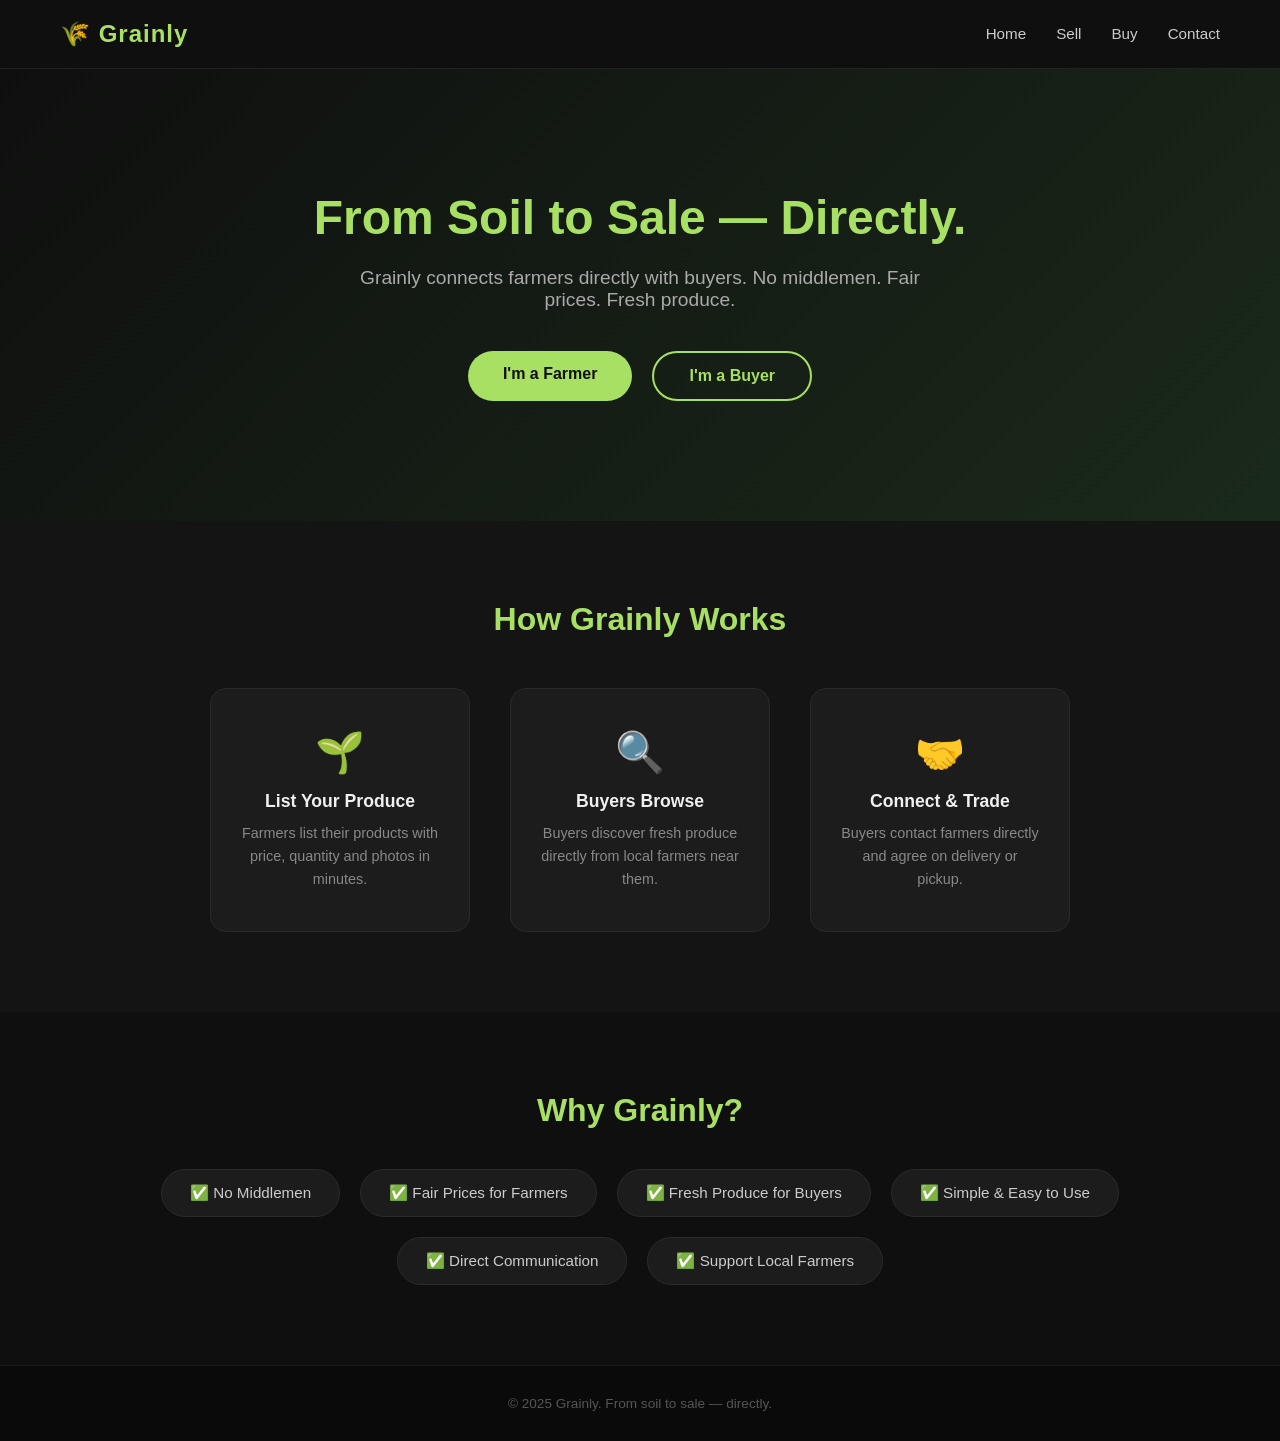
<file: index.html>
<!DOCTYPE html>
<html lang="en">
<head>
  <meta charset="UTF-8" />
  <meta name="viewport" content="width=device-width, initial-scale=1.0"/>
  <title>Grainly</title>
  <link rel="stylesheet" href="style.css" />
</head>
<body>

  <!-- NAVBAR -->
  <nav>
    <div class="logo">🌾 Grainly</div>
    <ul>
      <li><a href="index.html">Home</a></li>
      <li><a href="farmer.html">Sell</a></li>
      <li><a href="buyer.html">Buy</a></li>
      <li><a href="contact.html">Contact</a></li>
    </ul>
  </nav>

  <!-- HERO SECTION -->
  <section class="hero">
    <h1>From Soil to Sale — Directly.</h1>
    <p>Grainly connects farmers directly with buyers. No middlemen. Fair prices. Fresh produce.</p>
    <div class="hero-buttons">
      <a href="farmer.html" class="btn-primary">I'm a Farmer</a>
      <a href="buyer.html" class="btn-secondary">I'm a Buyer</a>
    </div>
  </section>

  <!-- HOW IT WORKS -->
  <section class="how-it-works">
    <h2>How Grainly Works</h2>
    <div class="steps">
      <div class="step">
        <span>🌱</span>
        <h3>List Your Produce</h3>
        <p>Farmers list their products with price, quantity and photos in minutes.</p>
      </div>
      <div class="step">
        <span>🔍</span>
        <h3>Buyers Browse</h3>
        <p>Buyers discover fresh produce directly from local farmers near them.</p>
      </div>
      <div class="step">
        <span>🤝</span>
        <h3>Connect & Trade</h3>
        <p>Buyers contact farmers directly and agree on delivery or pickup.</p>
      </div>
    </div>
  </section>

  <!-- WHY GRAINLY -->
  <section class="why-grainly">
    <h2>Why Grainly?</h2>
    <div class="reasons">
      <div class="reason">✅ No Middlemen</div>
      <div class="reason">✅ Fair Prices for Farmers</div>
      <div class="reason">✅ Fresh Produce for Buyers</div>
      <div class="reason">✅ Simple & Easy to Use</div>
      <div class="reason">✅ Direct Communication</div>
      <div class="reason">✅ Support Local Farmers</div>
    </div>
  </section>

  <!-- FOOTER -->
  <footer>
    <p>© 2025 Grainly. From soil to sale — directly.</p>
  </footer>

</body>
</html>
</file>
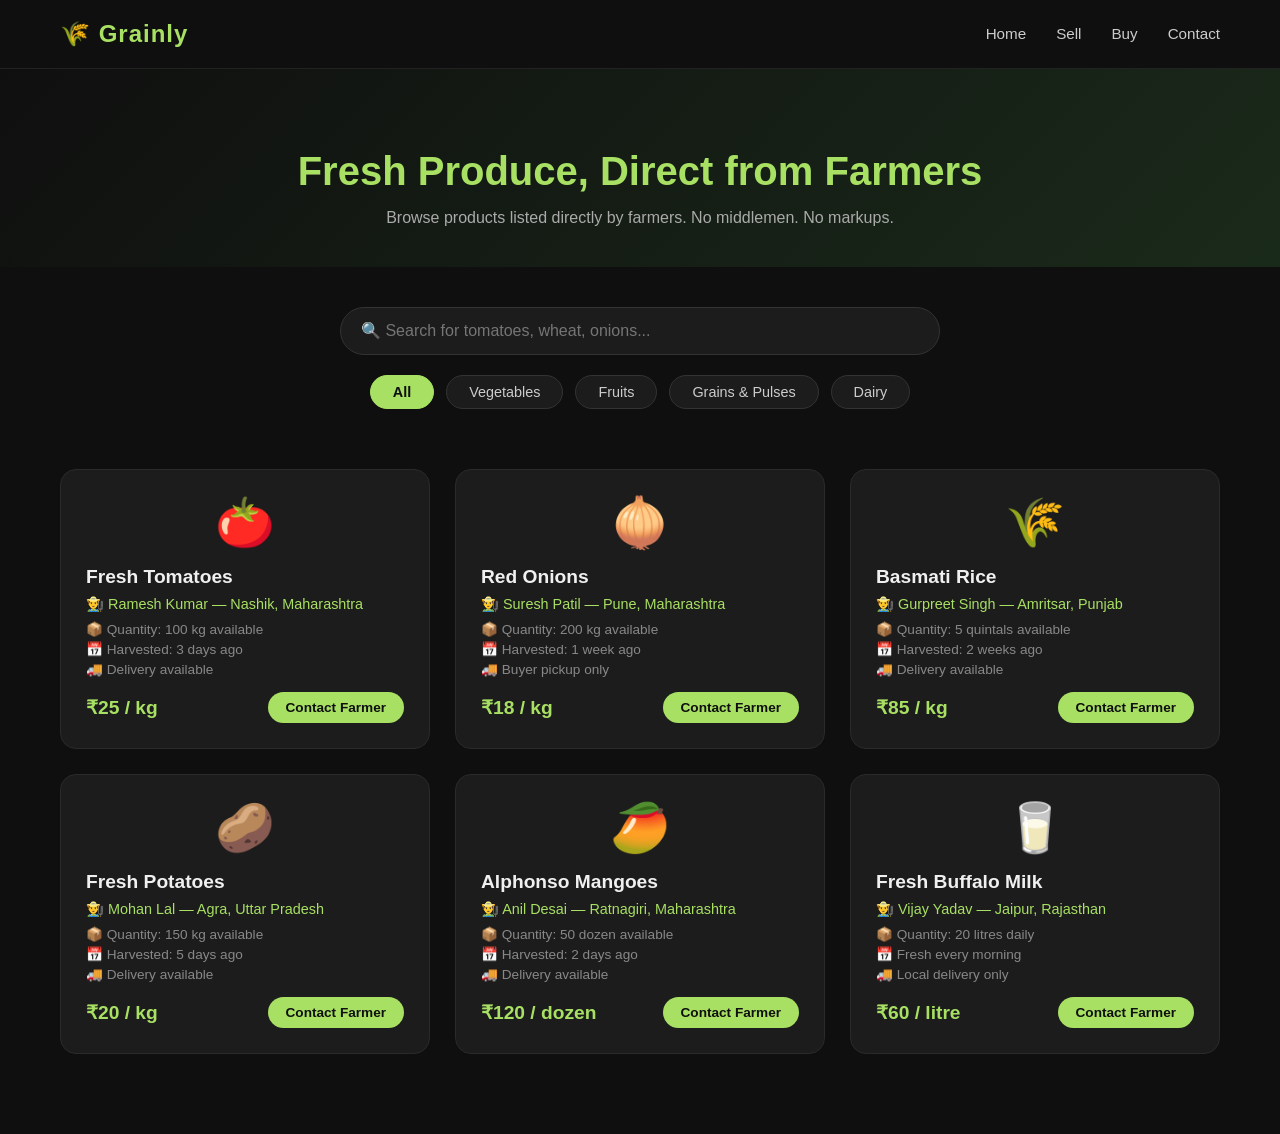
<file: buyer.html>
<!DOCTYPE html>
<html lang="en">
<head>
  <meta charset="UTF-8" />
  <meta name="viewport" content="width=device-width, initial-scale=1.0"/>
  <title>Buy on Grainly</title>
  <link rel="stylesheet" href="style.css" />
</head>
<body>

  <!-- NAVBAR -->
  <nav>
    <div class="logo">🌾 Grainly</div>
    <ul>
      <li><a href="index.html">Home</a></li>
      <li><a href="farmer.html">Sell</a></li>
      <li><a href="buyer.html">Buy</a></li>
      <li><a href="contact.html">Contact</a></li>
    </ul>
  </nav>

  <!-- HERO -->
  <section class="page-hero">
    <h1>Fresh Produce, Direct from Farmers</h1>
    <p>Browse products listed directly by farmers. No middlemen. No markups.</p>
  </section>

  <!-- SEARCH & FILTER -->
  <section class="filter-section">
    <input type="text" class="search-bar" placeholder="🔍 Search for tomatoes, wheat, onions..." />
    <div class="filter-buttons">
      <button class="filter-btn active">All</button>
      <button class="filter-btn">Vegetables</button>
      <button class="filter-btn">Fruits</button>
      <button class="filter-btn">Grains & Pulses</button>
      <button class="filter-btn">Dairy</button>
    </div>
  </section>

  <!-- PRODUCT LISTINGS -->
  <section class="products-section">

    <div class="product-card">
      <div class="product-emoji">🍅</div>
      <div class="product-info">
        <h3>Fresh Tomatoes</h3>
        <p class="farmer-name">👨‍🌾 Ramesh Kumar — Nashik, Maharashtra</p>
        <p class="product-detail">📦 Quantity: 100 kg available</p>
        <p class="product-detail">📅 Harvested: 3 days ago</p>
        <p class="product-detail">🚚 Delivery available</p>
        <div class="product-footer">
          <span class="price">₹25 / kg</span>
          <a href="contact.html" class="contact-btn">Contact Farmer</a>
        </div>
      </div>
    </div>

    <div class="product-card">
      <div class="product-emoji">🧅</div>
      <div class="product-info">
        <h3>Red Onions</h3>
        <p class="farmer-name">👨‍🌾 Suresh Patil — Pune, Maharashtra</p>
        <p class="product-detail">📦 Quantity: 200 kg available</p>
        <p class="product-detail">📅 Harvested: 1 week ago</p>
        <p class="product-detail">🚚 Buyer pickup only</p>
        <div class="product-footer">
          <span class="price">₹18 / kg</span>
          <a href="contact.html" class="contact-btn">Contact Farmer</a>
        </div>
      </div>
    </div>

    <div class="product-card">
      <div class="product-emoji">🌾</div>
      <div class="product-info">
        <h3>Basmati Rice</h3>
        <p class="farmer-name">👨‍🌾 Gurpreet Singh — Amritsar, Punjab</p>
        <p class="product-detail">📦 Quantity: 5 quintals available</p>
        <p class="product-detail">📅 Harvested: 2 weeks ago</p>
        <p class="product-detail">🚚 Delivery available</p>
        <div class="product-footer">
          <span class="price">₹85 / kg</span>
          <a href="contact.html" class="contact-btn">Contact Farmer</a>
        </div>
      </div>
    </div>

    <div class="product-card">
      <div class="product-emoji">🥔</div>
      <div class="product-info">
        <h3>Fresh Potatoes</h3>
        <p class="farmer-name">👨‍🌾 Mohan Lal — Agra, Uttar Pradesh</p>
        <p class="product-detail">📦 Quantity: 150 kg available</p>
        <p class="product-detail">📅 Harvested: 5 days ago</p>
        <p class="product-detail">🚚 Delivery available</p>
        <div class="product-footer">
          <span class="price">₹20 / kg</span>
          <a href="contact.html" class="contact-btn">Contact Farmer</a>
        </div>
      </div>
    </div>

    <div class="product-card">
      <div class="product-emoji">🥭</div>
      <div class="product-info">
        <h3>Alphonso Mangoes</h3>
        <p class="farmer-name">👨‍🌾 Anil Desai — Ratnagiri, Maharashtra</p>
        <p class="product-detail">📦 Quantity: 50 dozen available</p>
        <p class="product-detail">📅 Harvested: 2 days ago</p>
        <p class="product-detail">🚚 Delivery available</p>
        <div class="product-footer">
          <span class="price">₹120 / dozen</span>
          <a href="contact.html" class="contact-btn">Contact Farmer</a>
        </div>
      </div>
    </div>

    <div class="product-card">
      <div class="product-emoji">🥛</div>
      <div class="product-info">
        <h3>Fresh Buffalo Milk</h3>
        <p class="farmer-name">👨‍🌾 Vijay Yadav — Jaipur, Rajasthan</p>
        <p class="product-detail">📦 Quantity: 20 litres daily</p>
        <p class="product-detail">📅 Fresh every morning</p>
        <p class="product-detail">🚚 Local delivery only</p>
        <div class="product-footer">
          <span class="price">₹60 / litre</span>
          <a href="contact.html" class="contact-btn">Contact Farmer</a>
        </div>
      </div>
    </div>

  </section>

  <script>
    // Load farmer listings from localStorage
    function loadListings() {
      const listings = JSON.parse(localStorage.getItem('grainly_listings') || '[]');
      const section = document.querySelector('.products-section');

      if (listings.length === 0) return; // keep sample cards if no listings yet

      // Add farmer submitted cards at the top
      listings.reverse().forEach(listing => {
        const card = document.createElement('div');
        card.className = 'product-card new-listing';
        card.innerHTML = `
          <div class="product-emoji">${listing.emoji}</div>
          <div class="product-info">
            <h3>${listing.product} <span class="new-badge">🆕 New</span></h3>
            <p class="farmer-name">👨‍🌾 ${listing.name} — ${listing.location}</p>
            <p class="product-detail">📦 Quantity: ${listing.quantity}</p>
            <p class="product-detail">💰 Price: ${listing.price}</p>
            <p class="product-detail">🗂️ Category: ${listing.category}</p>
            <p class="product-detail">🚚 ${listing.delivery}</p>
            ${listing.description ? `<p class="product-detail">📝 ${listing.description}</p>` : ''}
            <div class="product-footer">
              <span class="price">${listing.price}</span>
              <a href="contact.html" class="contact-btn">Contact Farmer</a>
            </div>
          </div>
        `;
        section.insertBefore(card, section.firstChild);
      });
    }

    // Search functionality
    document.querySelector('.search-bar').addEventListener('input', function() {
      const query = this.value.toLowerCase();
      document.querySelectorAll('.product-card').forEach(card => {
        const title = card.querySelector('h3').textContent.toLowerCase();
        card.style.display = title.includes(query) ? 'flex' : 'none';
      });
    });

    // Filter buttons
    document.querySelectorAll('.filter-btn').forEach(btn => {
      btn.addEventListener('click', function() {
        document.querySelectorAll('.filter-btn').forEach(b => b.classList.remove('active'));
        this.classList.add('active');
        const filter = this.textContent.trim();
        document.querySelectorAll('.product-card').forEach(card => {
          if (filter === 'All') {
            card.style.display = 'flex';
          } else {
            const category = card.querySelector('.product-detail') ? 
              card.innerHTML.toLowerCase() : '';
            card.style.display = card.innerHTML.toLowerCase().includes(filter.toLowerCase()) ? 'flex' : 'none';
          }
        });
      });
    });

    // Run on page load
    loadListings();
  </script>

</body>
</html>
</file>
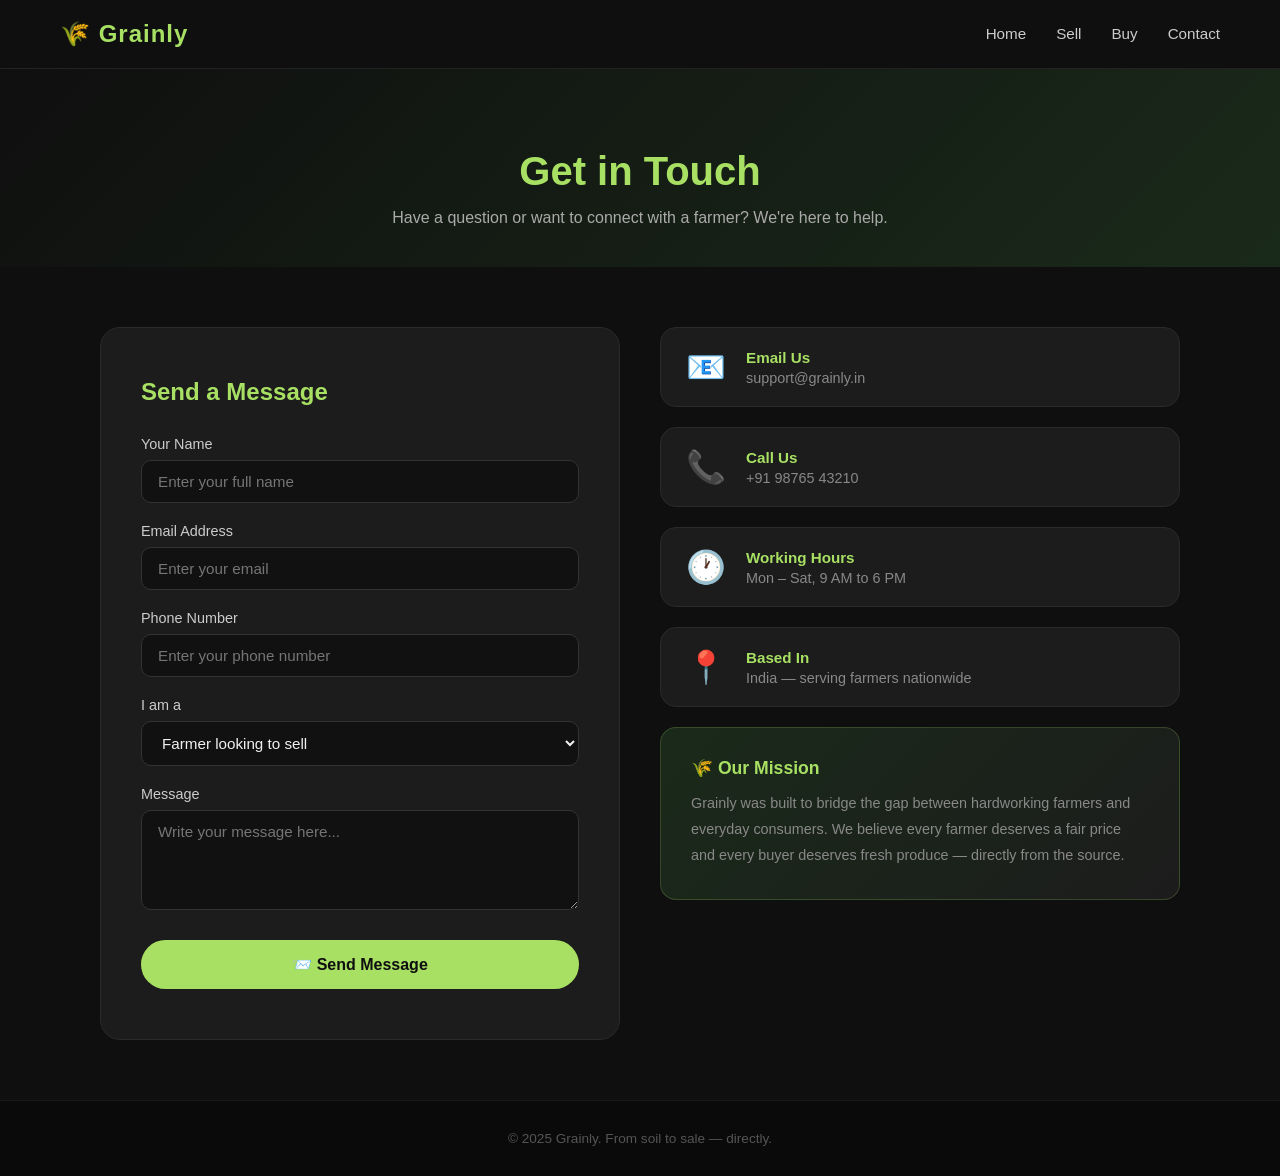
<file: contact.html>
<!DOCTYPE html>
<html lang="en">
<head>
  <meta charset="UTF-8" />
  <meta name="viewport" content="width=device-width, initial-scale=1.0"/>
  <title>Contact — Grainly</title>
  <link rel="stylesheet" href="style.css" />
</head>
<body>

  <!-- NAVBAR -->
  <nav>
    <div class="logo">🌾 Grainly</div>
    <ul>
      <li><a href="index.html">Home</a></li>
      <li><a href="farmer.html">Sell</a></li>
      <li><a href="buyer.html">Buy</a></li>
      <li><a href="contact.html">Contact</a></li>
    </ul>
  </nav>

  <!-- HERO -->
  <section class="page-hero">
    <h1>Get in Touch</h1>
    <p>Have a question or want to connect with a farmer? We're here to help.</p>
  </section>

  <!-- CONTACT SECTION -->
  <section class="contact-section">

    <!-- CONTACT FORM -->
    <div class="form-card">
      <h2>Send a Message</h2>

      <div class="form-group">
        <label>Your Name</label>
        <input type="text" placeholder="Enter your full name" />
      </div>

      <div class="form-group">
        <label>Email Address</label>
        <input type="email" placeholder="Enter your email" />
      </div>

      <div class="form-group">
        <label>Phone Number</label>
        <input type="text" placeholder="Enter your phone number" />
      </div>

      <div class="form-group">
        <label>I am a</label>
        <select>
          <option>Farmer looking to sell</option>
          <option>Buyer looking to purchase</option>
          <option>Just have a question</option>
        </select>
      </div>

      <div class="form-group">
        <label>Message</label>
        <textarea placeholder="Write your message here..."></textarea>
      </div>

      <button class="submit-btn">📨 Send Message</button>
    </div>

    <!-- CONTACT INFO -->
    <div class="contact-info">

      <div class="info-card">
        <span>📧</span>
        <div>
          <h3>Email Us</h3>
          <p>support@grainly.in</p>
        </div>
      </div>

      <div class="info-card">
        <span>📞</span>
        <div>
          <h3>Call Us</h3>
          <p>+91 98765 43210</p>
        </div>
      </div>

      <div class="info-card">
        <span>🕐</span>
        <div>
          <h3>Working Hours</h3>
          <p>Mon – Sat, 9 AM to 6 PM</p>
        </div>
      </div>

      <div class="info-card">
        <span>📍</span>
        <div>
          <h3>Based In</h3>
          <p>India — serving farmers nationwide</p>
        </div>
      </div>

      <div class="mission-box">
        <h3>🌾 Our Mission</h3>
        <p>Grainly was built to bridge the gap between hardworking farmers and everyday consumers. We believe every farmer deserves a fair price and every buyer deserves fresh produce — directly from the source.</p>
      </div>

    </div>

  </section>

  <!-- FOOTER -->
  <footer>
    <p>© 2025 Grainly. From soil to sale — directly.</p>
  </footer>

</body>
</html>
</file>
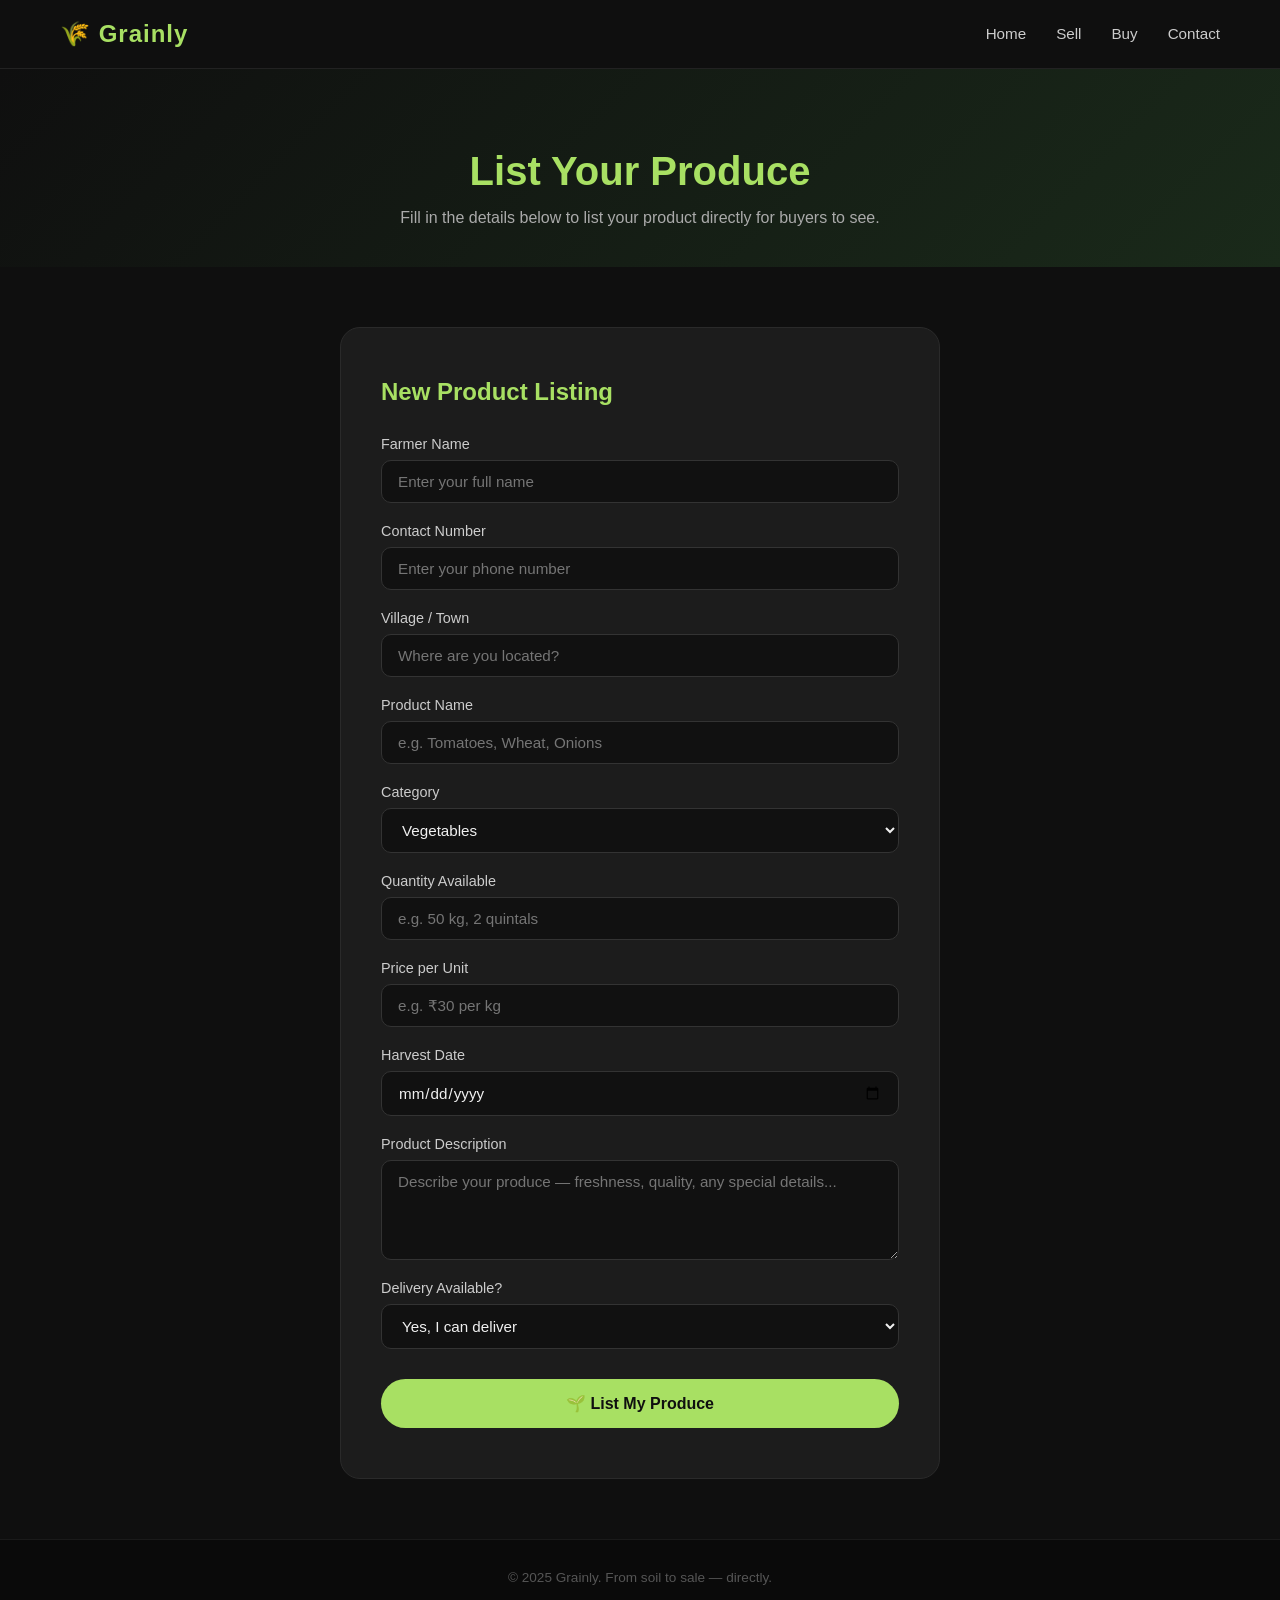
<file: farmer.html>
<!DOCTYPE html>
<html lang="en">
<head>
  <meta charset="UTF-8" />
  <meta name="viewport" content="width=device-width, initial-scale=1.0"/>
  <title>Sell on Grainly</title>
  <link rel="stylesheet" href="style.css" />
</head>
<body>

  <!-- NAVBAR -->
  <nav>
    <div class="logo">🌾 Grainly</div>
    <ul>
      <li><a href="index.html">Home</a></li>
      <li><a href="farmer.html">Sell</a></li>
      <li><a href="buyer.html">Buy</a></li>
      <li><a href="contact.html">Contact</a></li>
    </ul>
  </nav>

  <!-- HERO -->
  <section class="page-hero">
    <h1>List Your Produce</h1>
    <p>Fill in the details below to list your product directly for buyers to see.</p>
  </section>

  <!-- LISTING FORM -->
  <section class="form-section">
    <div class="form-card">
      <h2>New Product Listing</h2>

      <div class="form-group">
        <label>Farmer Name</label>
        <input type="text" placeholder="Enter your full name" />
      </div>

      <div class="form-group">
        <label>Contact Number</label>
        <input type="text" placeholder="Enter your phone number" />
      </div>

      <div class="form-group">
        <label>Village / Town</label>
        <input type="text" placeholder="Where are you located?" />
      </div>

      <div class="form-group">
        <label>Product Name</label>
        <input type="text" placeholder="e.g. Tomatoes, Wheat, Onions" />
      </div>

      <div class="form-group">
        <label>Category</label>
        <select>
          <option>Vegetables</option>
          <option>Fruits</option>
          <option>Grains & Pulses</option>
          <option>Dairy Products</option>
          <option>Other</option>
        </select>
      </div>

      <div class="form-group">
        <label>Quantity Available</label>
        <input type="text" placeholder="e.g. 50 kg, 2 quintals" />
      </div>

      <div class="form-group">
        <label>Price per Unit</label>
        <input type="text" placeholder="e.g. ₹30 per kg" />
      </div>

      <div class="form-group">
        <label>Harvest Date</label>
        <input type="date" />
      </div>

      <div class="form-group">
        <label>Product Description</label>
        <textarea placeholder="Describe your produce — freshness, quality, any special details..."></textarea>
      </div>

      <div class="form-group">
        <label>Delivery Available?</label>
        <select>
          <option>Yes, I can deliver</option>
          <option>No, buyer must pick up</option>
          <option>Can discuss</option>
        </select>
      </div>

<button class="submit-btn" onclick="listProduce()">🌱 List My Produce</button>
    </div>
  </section>

  <footer>
    <p>© 2025 Grainly. From soil to sale — directly.</p>
  </footer>

  <script>
    function listProduce() {
      // Get all values
      const name = document.querySelectorAll('input')[0].value.trim();
      const contact = document.querySelectorAll('input')[1].value.trim();
      const location = document.querySelectorAll('input')[2].value.trim();
      const product = document.querySelectorAll('input')[3].value.trim();
      const category = document.querySelectorAll('select')[0].value;
      const quantity = document.querySelectorAll('input')[4].value.trim();
      const price = document.querySelectorAll('input')[5].value.trim();
      const date = document.querySelectorAll('input')[6].value.trim();
      const description = document.querySelector('textarea').value.trim();
      const delivery = document.querySelectorAll('select')[1].value;

      // Validation
      if (!name || !contact || !location || !product || !quantity || !price) {
        alert('⚠️ Please fill in all required fields before listing!');
        return;
      }

      // Build listing object
      const listing = {
        name, contact, location, product,
        category, quantity, price, date,
        description, delivery,
        emoji: getCategoryEmoji(category),
        id: Date.now()
      };

      // Save to localStorage
      const existing = JSON.parse(localStorage.getItem('grainly_listings') || '[]');
      existing.push(listing);
      localStorage.setItem('grainly_listings', JSON.stringify(existing));

      // Success message
      alert('✅ Your produce has been listed successfully on Grainly! Buyers can now see it.');

      // Clear form
      document.querySelectorAll('input').forEach(i => i.value = '');
      document.querySelectorAll('textarea').forEach(t => t.value = '');
    }

    function getCategoryEmoji(category) {
      const map = {
        'Vegetables': '🥦',
        'Fruits': '🍎',
        'Grains & Pulses': '🌾',
        'Dairy Products': '🥛',
        'Other': '🌿'
      };
      return map[category] || '🌱';
    }
  </script>

</body>
</html>
</file>
<file: style.css>
/* ===== GLOBAL ===== */
* {
  margin: 0;
  padding: 0;
  box-sizing: border-box;
  font-family: 'Segoe UI', sans-serif;
}

body {
  background-color: #0f0f0f;
  color: #f0f0f0;
}

a {
  text-decoration: none;
  color: inherit;
}

/* ===== NAVBAR ===== */
nav {
  display: flex;
  justify-content: space-between;
  align-items: center;
  padding: 20px 60px;
  background-color: #0f0f0f;
  border-bottom: 1px solid #222;
  position: sticky;
  top: 0;
  z-index: 100;
}

.logo {
  font-size: 1.5rem;
  font-weight: 700;
  color: #a8e063;
  letter-spacing: 1px;
}

nav ul {
  list-style: none;
  display: flex;
  gap: 30px;
}

nav ul li a {
  font-size: 0.95rem;
  color: #ccc;
  transition: color 0.3s;
}

nav ul li a:hover {
  color: #a8e063;
}

/* ===== HERO ===== */
.hero {
  text-align: center;
  padding: 120px 20px;
  background: linear-gradient(135deg, #0f0f0f, #1a2a1a);
}

.hero h1 {
  font-size: 3rem;
  color: #a8e063;
  margin-bottom: 20px;
  line-height: 1.2;
}

.hero p {
  font-size: 1.2rem;
  color: #aaa;
  max-width: 600px;
  margin: 0 auto 40px auto;
}

.hero-buttons {
  display: flex;
  justify-content: center;
  gap: 20px;
  flex-wrap: wrap;
}

.btn-primary {
  background-color: #a8e063;
  color: #0f0f0f;
  padding: 14px 35px;
  border-radius: 30px;
  font-weight: 700;
  font-size: 1rem;
  transition: background 0.3s;
}

.btn-primary:hover {
  background-color: #8fce45;
}

.btn-secondary {
  border: 2px solid #a8e063;
  color: #a8e063;
  padding: 14px 35px;
  border-radius: 30px;
  font-weight: 700;
  font-size: 1rem;
  transition: all 0.3s;
}

.btn-secondary:hover {
  background-color: #a8e063;
  color: #0f0f0f;
}

/* ===== HOW IT WORKS ===== */
.how-it-works {
  padding: 80px 60px;
  text-align: center;
  background-color: #141414;
}

.how-it-works h2 {
  font-size: 2rem;
  color: #a8e063;
  margin-bottom: 50px;
}

.steps {
  display: flex;
  justify-content: center;
  gap: 40px;
  flex-wrap: wrap;
}

.step {
  background-color: #1c1c1c;
  border: 1px solid #2a2a2a;
  border-radius: 16px;
  padding: 40px 30px;
  max-width: 260px;
  transition: transform 0.3s;
}

.step:hover {
  transform: translateY(-5px);
}

.step span {
  font-size: 2.5rem;
}

.step h3 {
  margin: 15px 0 10px;
  color: #f0f0f0;
  font-size: 1.1rem;
}

.step p {
  color: #888;
  font-size: 0.9rem;
  line-height: 1.6;
}

/* ===== WHY GRAINLY ===== */
.why-grainly {
  padding: 80px 60px;
  text-align: center;
  background-color: #0f0f0f;
}

.why-grainly h2 {
  font-size: 2rem;
  color: #a8e063;
  margin-bottom: 40px;
}

.reasons {
  display: flex;
  flex-wrap: wrap;
  justify-content: center;
  gap: 20px;
}

.reason {
  background-color: #1c1c1c;
  border: 1px solid #2a2a2a;
  border-radius: 30px;
  padding: 14px 28px;
  font-size: 0.95rem;
  color: #ccc;
}

/* ===== FOOTER ===== */
footer {
  text-align: center;
  padding: 30px;
  background-color: #0a0a0a;
  color: #555;
  font-size: 0.85rem;
  border-top: 1px solid #1a1a1a;
}
/* ===== PAGE HERO ===== */
.page-hero {
  text-align: center;
  padding: 80px 20px 40px;
  background: linear-gradient(135deg, #0f0f0f, #1a2a1a);
}

.page-hero h1 {
  font-size: 2.5rem;
  color: #a8e063;
  margin-bottom: 15px;
}

.page-hero p {
  color: #aaa;
  font-size: 1rem;
}

/* ===== FORM ===== */
.form-section {
  padding: 60px 20px;
  display: flex;
  justify-content: center;
  background-color: #0f0f0f;
}

.form-card {
  background-color: #1c1c1c;
  border: 1px solid #2a2a2a;
  border-radius: 20px;
  padding: 50px 40px;
  width: 100%;
  max-width: 600px;
}

.form-card h2 {
  color: #a8e063;
  margin-bottom: 30px;
  font-size: 1.5rem;
}

.form-group {
  margin-bottom: 20px;
  display: flex;
  flex-direction: column;
  gap: 8px;
}

.form-group label {
  color: #ccc;
  font-size: 0.9rem;
}

.form-group input,
.form-group select,
.form-group textarea {
  background-color: #111;
  border: 1px solid #333;
  border-radius: 10px;
  padding: 12px 16px;
  color: #f0f0f0;
  font-size: 0.95rem;
  outline: none;
  transition: border 0.3s;
}

.form-group input:focus,
.form-group select:focus,
.form-group textarea:focus {
  border-color: #a8e063;
}

.form-group textarea {
  height: 100px;
  resize: vertical;
}

.submit-btn {
  width: 100%;
  padding: 15px;
  background-color: #a8e063;
  color: #0f0f0f;
  border: none;
  border-radius: 30px;
  font-size: 1rem;
  font-weight: 700;
  cursor: pointer;
  margin-top: 10px;
  transition: background 0.3s;
}

.submit-btn:hover {
  background-color: #8fce45;
}
/* ===== FILTER SECTION ===== */
.filter-section {
  padding: 40px 60px 20px;
  background-color: #0f0f0f;
  display: flex;
  flex-direction: column;
  align-items: center;
  gap: 20px;
}

.search-bar {
  width: 100%;
  max-width: 600px;
  padding: 14px 20px;
  background-color: #1c1c1c;
  border: 1px solid #333;
  border-radius: 30px;
  color: #f0f0f0;
  font-size: 1rem;
  outline: none;
  transition: border 0.3s;
}

.search-bar:focus {
  border-color: #a8e063;
}

.filter-buttons {
  display: flex;
  gap: 12px;
  flex-wrap: wrap;
  justify-content: center;
}

.filter-btn {
  padding: 8px 22px;
  border-radius: 30px;
  border: 1px solid #333;
  background-color: #1c1c1c;
  color: #ccc;
  cursor: pointer;
  font-size: 0.9rem;
  transition: all 0.3s;
}

.filter-btn:hover,
.filter-btn.active {
  background-color: #a8e063;
  color: #0f0f0f;
  border-color: #a8e063;
  font-weight: 700;
}

/* ===== PRODUCTS SECTION ===== */
.products-section {
  padding: 40px 60px 80px;
  background-color: #0f0f0f;
  display: grid;
  grid-template-columns: repeat(auto-fill, minmax(320px, 1fr));
  gap: 25px;
}

.product-card {
  background-color: #1c1c1c;
  border: 1px solid #2a2a2a;
  border-radius: 16px;
  padding: 25px;
  display: flex;
  flex-direction: column;
  gap: 15px;
  transition: transform 0.3s;
}

.product-card:hover {
  transform: translateY(-5px);
}

.product-emoji {
  font-size: 3rem;
  text-align: center;
}

.product-info h3 {
  font-size: 1.2rem;
  color: #f0f0f0;
  margin-bottom: 8px;
}

.farmer-name {
  color: #a8e063;
  font-size: 0.9rem;
  margin-bottom: 8px;
}

.product-detail {
  color: #888;
  font-size: 0.85rem;
  margin-bottom: 4px;
}

.product-footer {
  display: flex;
  justify-content: space-between;
  align-items: center;
  margin-top: 15px;
}

.price {
  font-size: 1.2rem;
  font-weight: 700;
  color: #a8e063;
}

.contact-btn {
  background-color: #a8e063;
  color: #0f0f0f;
  padding: 8px 18px;
  border-radius: 20px;
  font-size: 0.85rem;
  font-weight: 700;
  transition: background 0.3s;
}
/* ===== CONTACT SECTION ===== */
.contact-section {
  padding: 60px;
  background-color: #0f0f0f;
  display: grid;
  grid-template-columns: 1fr 1fr;
  gap: 40px;
  max-width: 1200px;
  margin: 0 auto;
}

.contact-info {
  display: flex;
  flex-direction: column;
  gap: 20px;
}

.info-card {
  background-color: #1c1c1c;
  border: 1px solid #2a2a2a;
  border-radius: 16px;
  padding: 20px 25px;
  display: flex;
  align-items: center;
  gap: 20px;
  transition: transform 0.3s;
}

.info-card:hover {
  transform: translateY(-3px);
}

.info-card span {
  font-size: 2rem;
}

.info-card h3 {
  color: #a8e063;
  font-size: 0.95rem;
  margin-bottom: 4px;
}

.info-card p {
  color: #888;
  font-size: 0.9rem;
}

.mission-box {
  background: linear-gradient(135deg, #1a2a1a, #1c1c1c);
  border: 1px solid #a8e06333;
  border-radius: 16px;
  padding: 30px;
}

.mission-box h3 {
  color: #a8e063;
  font-size: 1.1rem;
  margin-bottom: 12px;
}

.mission-box p {
  color: #888;
  font-size: 0.9rem;
  line-height: 1.8;
}

@media (max-width: 768px) {
  .contact-section {
    grid-template-columns: 1fr;
    padding: 40px 20px;
  }
}
.contact-btn:hover {
  background-color: #8fce45;
}
/* ===== NEW LISTING BADGE ===== */
.new-badge {
  font-size: 0.7rem;
  background-color: #a8e063;
  color: #0f0f0f;
  padding: 2px 8px;
  border-radius: 10px;
  margin-left: 8px;
  vertical-align: middle;
}

.new-listing {
  border-color: #a8e06355 !important;
}
</file>
